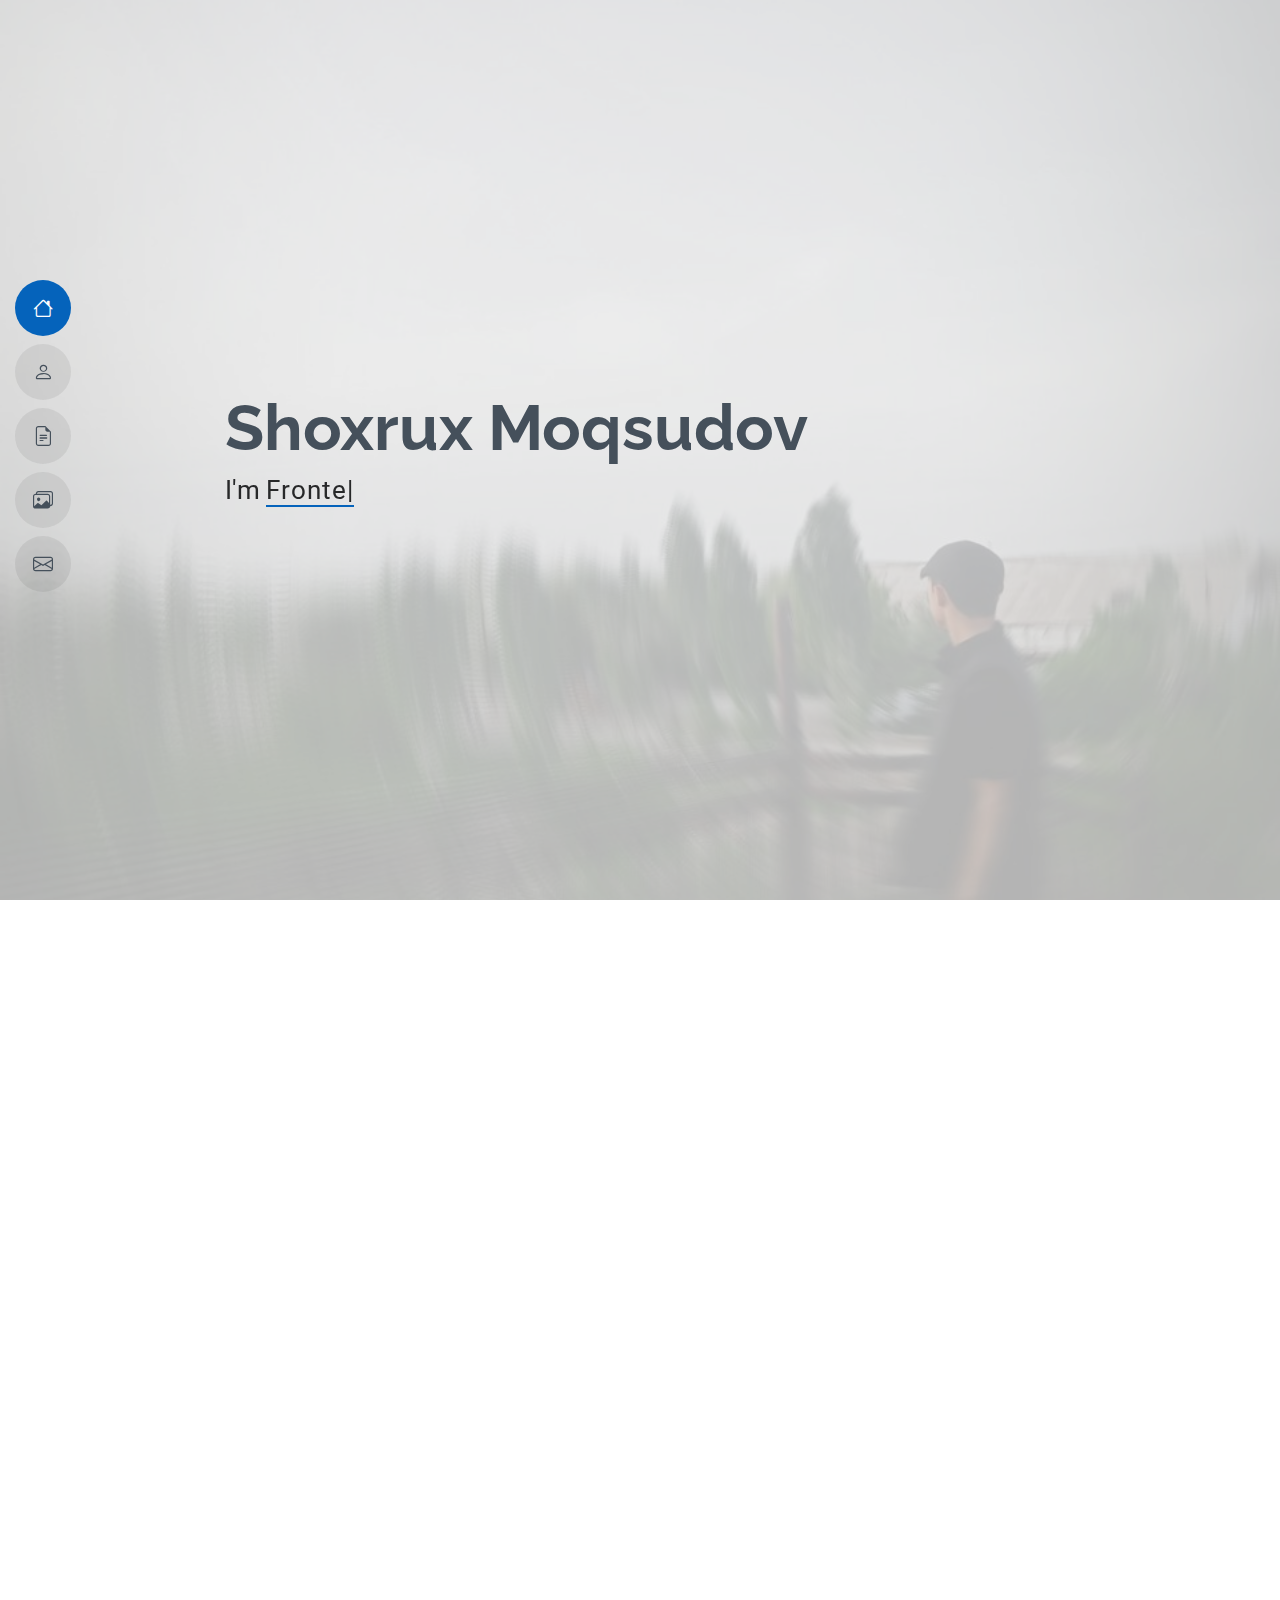
<file: index.html>
<!DOCTYPE html>
<html lang="en">

<head>
  <meta charset="utf-8">
  <meta content="width=device-width, initial-scale=1.0" name="viewport">
  <title>Index - MyResume Bootstrap Template</title>
  <meta content="" name="description">
  <meta content="" name="keywords">

  <!-- Favicons -->
  <link href="assets/img/favicon.png" rel="icon">
  <link href="assets/img/apple-touch-icon.png" rel="apple-touch-icon">

  <!-- Fonts -->
  <link href="https://fonts.googleapis.com" rel="preconnect">
  <link href="https://fonts.gstatic.com" rel="preconnect" crossorigin>
  <link href="https://fonts.googleapis.com/css2?family=Roboto:ital,wght@0,100;0,300;0,400;0,500;0,700;0,900;1,100;1,300;1,400;1,500;1,700;1,900&family=Poppins:ital,wght@0,100;0,200;0,300;0,400;0,500;0,600;0,700;0,800;0,900;1,100;1,200;1,300;1,400;1,500;1,600;1,700;1,800;1,900&family=Raleway:ital,wght@0,100;0,200;0,300;0,400;0,500;0,600;0,700;0,800;0,900;1,100;1,200;1,300;1,400;1,500;1,600;1,700;1,800;1,900&display=swap" rel="stylesheet">

  <!-- Vendor CSS Files -->
  <link href="assets/vendor/bootstrap/css/bootstrap.min.css" rel="stylesheet">
  <link href="assets/vendor/bootstrap-icons/bootstrap-icons.css" rel="stylesheet">
  <link href="assets/vendor/aos/aos.css" rel="stylesheet">
  <link href="assets/vendor/glightbox/css/glightbox.min.css" rel="stylesheet">
  <link href="assets/vendor/swiper/swiper-bundle.min.css" rel="stylesheet">

  <!-- Main CSS File -->
  <link href="assets/css/main.css" rel="stylesheet">

  <!-- =======================================================
  * Template Name: MyResume
  * Template URL: https://bootstrapmade.com/free-html-bootstrap-template-my-resume/
  * Updated: Jun 29 2024 with Bootstrap v5.3.3
  * Author: BootstrapMade.com
  * License: https://bootstrapmade.com/license/
  ======================================================== -->
</head>

<body class="index-page">

  <header id="header" class="header d-flex flex-column justify-content-center">

    <i class="header-toggle d-xl-none bi bi-list"></i>

    <nav id="navmenu" class="navmenu">
      <ul>
        <li><a href="#hero" class="active"><i class="bi bi-house navicon"></i><span>Home</span></a></li>
        <li><a href="#about"><i class="bi bi-person navicon"></i><span>About</span></a></li>
        <li><a href="#resume"><i class="bi bi-file-earmark-text navicon"></i><span>Resume</span></a></li>
        <li><a href="#portfolio"><i class="bi bi-images navicon"></i><span>Portfolio</span></a></li>
        <li><a href="#contact"><i class="bi bi-envelope navicon"></i><span>Contact</span></a></li>
      </ul>
    </nav>

  </header>

  <main class="main">

    <!-- Hero Section -->
    <section id="hero" class="hero section light-background">

      <img src="assets/img/IMG_20230510_184729_473.jpg" alt="">

      <div class="container" data-aos="zoom-out">
        <div class="row justify-content-center">
          <div class="col-lg-9">
            <h2>Shoxrux Moqsudov</h2>
            <p>I'm <span class="typed" data-typed-items="Frontend Developer"></span><span class="typed-cursor typed-cursor--blink" aria-hidden="true"></span></p>
          </div>
        </div>
      </div>

    </section><!-- /Hero Section -->

    <!-- About Section -->
    <section id="about" class="about section">

      <!-- Section Title -->
      <div class="container section-title" data-aos="fade-up">
        <h2>About</h2>
        
      </div><!-- End Section Title -->

      <div class="container" data-aos="fade-up" data-aos-delay="100">

        <div class="row gy-4 justify-content-center">
          <div class="col-lg-4">
            <img src="assets/img/IMG_20230510_184704_171.jpg" class="img-fluid" alt="">
          </div>
          <div class="col-lg-8 content">
            <h2>Fontend Developer</h2>
            <div class="row">
              <div class="col-lg-6">
                <ul>
                  <li><i class="bi bi-chevron-right"></i> <strong>Birthday:</strong> <span>4 january 2005</span></li>
                  <li><i class="bi bi-chevron-right"></i> <strong>Phone:</strong> <span>+998 97 513 04 14</span></li>
                  <li><i class="bi bi-chevron-right"></i> <strong>City:</strong> <span>Xorazm Xonqa</span></li>
                </ul>
              </div>
            
            </div>
            <p class="py-3">
              Frontend dasturchilik bo'yicha o'z ishmni topish va yaxshi maosh olib ishlash 
            </p>
          </div>
        </div>

      </div>

    </section><!-- /About Section -->

    <!-- Stats Section -->
    <section id="stats" class="stats section">

     

    </section><!-- /Stats Section -->

    <!-- Skills Section -->
    <section id="skills" class="skills section">

      <!-- Section Title -->
      <div class="container section-title" data-aos="fade-up">
        <h2>Skills</h2>
      </div><!-- End Section Title -->

      <div class="container" data-aos="fade-up" data-aos-delay="100">

        <div class="row skills-content skills-animation">

          <div class="col-lg-6">

            <div class="progress">
              <span class="skill"><span>HTML</span> <i class="val">100%</i></span>
              <div class="progress-bar-wrap">
                <div class="progress-bar" role="progressbar" aria-valuenow="100" aria-valuemin="0" aria-valuemax="100"></div>
              </div>
            </div><!-- End Skills Item -->

            <div class="progress">
              <span class="skill"><span>CSS</span> <i class="val">90%</i></span>
              <div class="progress-bar-wrap">
                <div class="progress-bar" role="progressbar" aria-valuenow="90" aria-valuemin="0" aria-valuemax="100"></div>
              </div>
            </div><!-- End Skills Item -->

            <div class="progress">
              <span class="skill"><span>JavaScript</span> <i class="val">75%</i></span>
              <div class="progress-bar-wrap">
                <div class="progress-bar" role="progressbar" aria-valuenow="75" aria-valuemin="0" aria-valuemax="100"></div>
              </div>
            </div><!-- End Skills Item -->

          </div>

         

        </div>

      </div>

    </section><!-- /Skills Section -->

    <!-- Resume Section -->
    <section id="resume" class="resume section">

      <!-- Section Title -->
      <div class="container section-title" data-aos="fade-up">
        <h2>Resume</h2>
      </div><!-- End Section Title -->

      <div class="container">

        <div class="row">

          <div class="col-lg-6" data-aos="fade-up" data-aos-delay="100">
            <h3 class="resume-title">Sumary</h3>

            <div class="resume-item pb-0">
              <h4>Shoxrux Moqsudov</h4>
              <p><em>Frontend dasturchilikini to'liq o'rgandim. html css scss javascript hamda react.js haqida bilimim bor </em></p>
              <ul>
                <li>Xorazm viloyati Xonqa tumani</li>
                <li>+998 97 513 04 14</li>
              </ul>
            </div><!-- Edn Resume Item -->

            <h3 class="resume-title">Education</h3>
            <div class="resume-item">
              <h4> Xonqa IT park</h4>
              <p><em>html, css, scss, javascript, react.js</em></p>
        
            </div><!-- Edn Resume Item -->

          

          </div>

          <div class="col-lg-6" data-aos="fade-up" data-aos-delay="200">
            <h3 class="resume-title">Professional Experience</h3>
            <div class="resume-item">
              <h4>Senior Frontend Developer</h4>
              <h5>2023 - Present</h5>
              <ul>
                <li>Yaxshi ishlab oilamni boqish</li>
                <li>Kelajakda yaxshi dasturchi bo'lish</li>
                <li>Kamchiliklarmni to'g'rlab o'z ustimda ishlash</li>
              </ul>
            </div><!-- Edn Resume Item -->

          

          </div>

        </div>

      </div>

    </section><!-- /Resume Section -->

    <!-- Portfolio Section -->
    <section id="portfolio" class="portfolio section">

      <!-- Section Title -->
      <div class="container section-title" data-aos="fade-up">
        <h2>Portfolio</h2>
      
      </div><!-- End Section Title -->

      <div class="container">

        <div class="isotope-layout" data-default-filter="*" data-layout="masonry" data-sort="original-order">

          <ul class="portfolio-filters isotope-filters" data-aos="fade-up" data-aos-delay="100">
            <li data-filter="*" class="filter-active">All</li>
          </ul><!-- End Portfolio Filters -->

          <div class="row gy-4 isotope-container" data-aos="fade-up" data-aos-delay="200">

           

            <div class="col-lg-4 col-md-6 portfolio-item isotope-item filter-product">
              <img src="assets/img/Screenshot_20240717_173529_Microsoft 365 (Office).jpg" class="img-fluid" alt="">
              <div class="portfolio-info">
                <h4>Product</h4>
                <p>Lorem ipsum, dolor sit</p>
                <a href="assets/shoxrux0504-nav/index.html" title="More Details" class="details-link"><i class="bi bi-link-45deg"></i></a>
              </div>
            </div><!-- End Portfolio Item -->

          

            <div class="col-lg-4 col-md-6 portfolio-item isotope-item filter-app">
              <img src="assets/img/Screenshot_20240717_173458_Microsoft 365 (Office).jpg" class="img-fluid" alt="">
              <div class="portfolio-info">
                <h4>Vue Cinema</h4>
                <p>Lorem ipsum, dolor sit</p>
                <a href="assets/vue cinema/vue cinema/index.html" title="More Details" class="details-link"><i class="bi bi-link-45deg"></i></a>
              </div>
            </div><!-- End Portfolio Item -->

         

           


            <div class="col-lg-4 col-md-6 portfolio-item isotope-item filter-product">
              <img src="assets/img/Screenshot_20240717_173405_Samsung Notes.jpg" class="img-fluid" alt="">
              <div class="portfolio-info">
                <h4>Burger</h4>
                <p>Lorem ipsum, dolor sit</p>
              
                <a href="assets/FAST FOOD - Nusxa ko‘chirmoq/index.html" title="More Details" class="details-link"><i class="bi bi-link-45deg"></i></a>
              </div>
            </div><!-- End Portfolio Item -->


        </div>

      </div>

    </section><!-- /Portfolio Section -->

 

    <!-- Testimonials Section -->
 

    <!-- Contact Section -->
    <section id="contact" class="contact section">

      <!-- Section Title -->
      <div class="container section-title" data-aos="fade-up">
        <h2>Contact</h2>
      </div><!-- End Section Title -->

      <div class="container" data-aos="fade" data-aos-delay="100">

        <div class="row gy-4">

          <div class="col-lg-4">
            <div class="info-item d-flex" data-aos="fade-up" data-aos-delay="200">
              <i class="bi bi-geo-alt flex-shrink-0"></i>
              <div>
                <h3>Address</h3>
                <p>Xorazm viloyati Xonqa tumani</p>
              </div>
            </div><!-- End Info Item -->

            <div class="info-item d-flex" data-aos="fade-up" data-aos-delay="300">
              <i class="bi bi-telephone flex-shrink-0"></i>
              <div>
                <h3>Call</h3>
                <p>+998 97 513 04 14</p>
              </div>
            </div><!-- End Info Item -->

            <div class="info-item d-flex" data-aos="fade-up" data-aos-delay="400">
              <i class="bi bi-envelope flex-shrink-0"></i>
              <div>
                <h3>Email</h3>
                <p>moqsudovshoxrux@gmail.com</p>
              </div>
            </div><!-- End Info Item -->

          </div>

          <div class="col-lg-8">
            <form action="forms/contact.php" method="post" class="php-email-form" data-aos="fade-up" data-aos-delay="200">
              <div class="row gy-4">

                <div class="col-md-6">
                  <input type="text" name="name" class="form-control" placeholder="Your Name" required="">
                </div>

                <div class="col-md-6 ">
                  <input type="email" class="form-control" name="email" placeholder="Your Email" required="">
                </div>

                <div class="col-md-12">
                  <input type="text" class="form-control" name="subject" placeholder="Subject" required="">
                </div>

                <div class="col-md-12">
                  <textarea class="form-control" name="message" rows="6" placeholder="Message" required=""></textarea>
                </div>

                <div class="col-md-12 text-center">
                  <div class="loading">Loading</div>
                  <div class="error-message"></div>
                  <div class="sent-message">Your message has been sent. Thank you!</div>

                  <button type="submit">Send Message</button>
                </div>

              </div>
            </form>
          </div><!-- End Contact Form -->

        </div>

      </div>

    </section><!-- /Contact Section -->

  </main>

 

  <!-- Scroll Top -->
  <a href="#" id="scroll-top" class="scroll-top d-flex align-items-center justify-content-center"><i class="bi bi-arrow-up-short"></i></a>

  <!-- Preloader -->
  <div id="preloader"></div>

  <!-- Vendor JS Files -->
  <script src="assets/vendor/bootstrap/js/bootstrap.bundle.min.js"></script>
  <script src="assets/vendor/php-email-form/validate.js"></script>
  <script src="assets/vendor/aos/aos.js"></script>
  <script src="assets/vendor/typed.js/typed.umd.js"></script>
  <script src="assets/vendor/purecounter/purecounter_vanilla.js"></script>
  <script src="assets/vendor/waypoints/noframework.waypoints.js"></script>
  <script src="assets/vendor/glightbox/js/glightbox.min.js"></script>
  <script src="assets/vendor/imagesloaded/imagesloaded.pkgd.min.js"></script>
  <script src="assets/vendor/isotope-layout/isotope.pkgd.min.js"></script>
  <script src="assets/vendor/swiper/swiper-bundle.min.js"></script>

  <!-- Main JS File -->
  <script src="assets/js/main.js"></script>

</body>

</html>
</file>
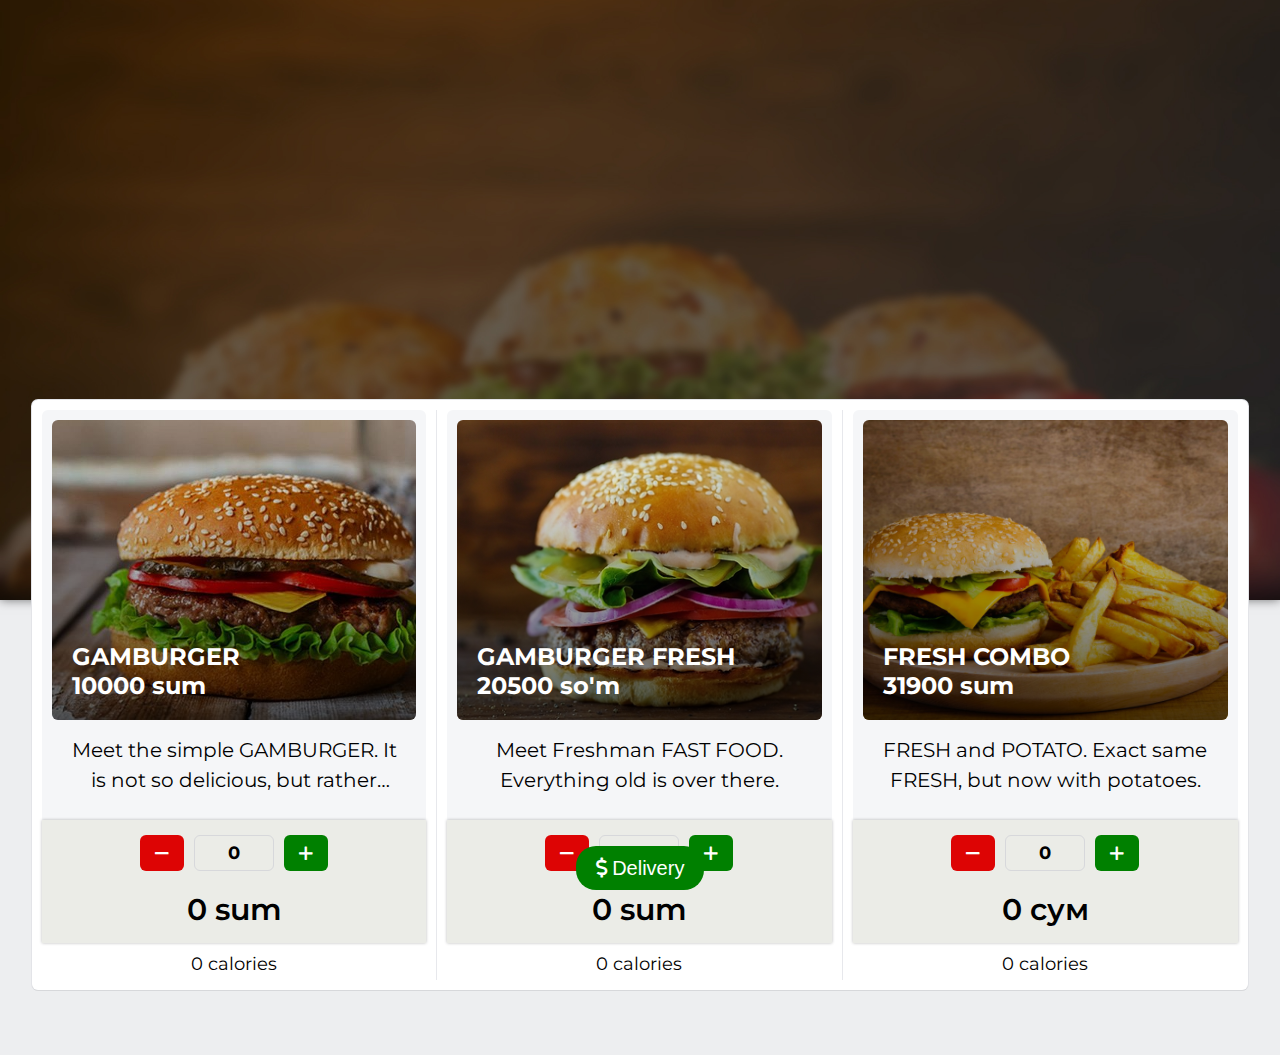
<file: assets/FAST FOOD - Nusxa ko‘chirmoq/index.html>
<!DOCTYPE html>
<html lang="uz">

<head>
    <meta charset="UTF-8">
    <meta name="viewport" content="width=device-width, initial-scale=1.0">
    <meta http-equiv="X-UA-Compatible" content="ie=edge">
    <title>FOOD100</title>
    <link href="https://fonts.googleapis.com/css?family=Montserrat:400,700&display=swap" rel="stylesheet">
    <link rel="stylesheet" href="style/fonts.css">
    <link rel="stylesheet" href="style/icons.css">
    <link rel="stylesheet" href="style/style.css">
    <link rel="icon" href="images/product2.jpg">
</head>

<body>
    <form>
        <header class="header">
            <h1 class="header__title"></h1>
            <p class="header__descr"></p>
            <div class="header__timer">
                <span class="header__timer-extra"></span> 
            </div>
            <!-- 
                 Uy-ishi:
                 Rekursiya orqali animatsiyalangan logotip qilish. 0 dan 100gacha raqamlar. Undan tashqari raqamlar 50 dan keyin almashishi sekinlashishi kerak.
            -->

        </header>
        <main class="main">
            <!-- Burger 1 -->
            <section class="main__product" id="plainBurger">
                <div class="main__product-preview">
                    <div class="main__product-info">
                        <img src="images/product2.jpg" alt="" class="main__product-img">
                        <h2 class="main__product-title">GAMBURGER
                            <span class="main__product-many">10000 sum</span>
                        </h2>
                    </div>
                    <p class="main__product-descr">
                        Meet the simple GAMBURGER. It is not so delicious, but rather cheap!
                    </p>
                </div>
                <div class="main__product-extra">
                    <div class="main__product-number">

                        <!-- Miqdorga qo'shilish -->

                        <a class="main__product-btn fa-reg minus" data-symbol="-"></a>
                        <!-- Minus knopkasi -->

                        <output class="main__product-num">0</output>
                        <!-- Miqdor -->

                        <a class="main__product-btn fa-reg plus" data-symbol="+"></a>
                        <!-- Plus knopkasi -->

                    </div>
                    <div class="main__product-price"><span>0</span> sum</div> <!-- umumiy narx -->
                </div>

                <div class="main__product-kcall"><span>0</span> calories</div> <!-- Kaloriylar summasi -->

            </section>
            <section class="main__product" id="freshBurger">
                <div class="main__product-preview">
                    <div class="main__product-info">
                        <img src="images/product1.jpg" alt="" class="main__product-img">
                        <h2 class="main__product-title">GAMBURGER FRESH <span class="main__product-many">20500
                                so'm</span></h2>

                    </div>
                    <p class="main__product-descr">
                        Meet Freshman FAST FOOD. Everything old is over there.
                    </p>
                </div>
                <div class="main__product-extra">
                    <div class="main__product-number">

                        <!-- Miqdorga qo'shilish -->

                        <a class="main__product-btn fa-reg minus" data-symbol="-"></a>
                        <!-- Minus knopkasi -->

                        <output class="main__product-num">0</output>
                        <!-- Miqdorga qo'shilish -->

                        <a class="main__product-btn fa-reg plus" data-symbol="+"></a>
                        <!-- Plus knopkasi -->

                    </div>
                    <div class="main__product-price"><span>0</span> sum</div> <!-- Umumiy miqdor -->
                </div>

                <div class="main__product-kcall"><span>0</span> calories</div> <!-- kaloriylar summasi -->

            </section>
            <section class="main__product" id="freshCombo">
                <div class="main__product-preview">
                    <div class="main__product-info">
                        <img src="images/product3.jpg" alt="" class="main__product-img">
                        <h2 class="main__product-title">FRESH COMBO <span class="main__product-many">31900 sum</span>
                        </h2>

                    </div>
                    <p class="main__product-descr">
                        FRESH and POTATO. Exact same FRESH, but now with potatoes.
                    </p>
                </div>
                <div class="main__product-extra">
                    <div class="main__product-number">

                        <!-- Miqdorga qo'shilish -->

                        <a class="main__product-btn fa-reg minus" data-symbol="-"></a>
                        <!-- Minus knopkasi -->

                        <output class="main__product-num">0</output>
                        <!-- Miqdorga qo'shilish -->

                        <a class="main__product-btn fa-reg plus" data-symbol="+"></a>
                        <!-- Plus knopkasi -->

                    </div>
                    <div class="main__product-price"><span>0</span> сум</div> <!-- Umumiy miqdor -->
                </div>

                <div class="main__product-kcall"><span>0</span> calories</div> <!-- kaloriylar summasi -->

            </section>
        </main>
        <div class="button">
            <!-- zakaz knopkasi -->
            <button class="addCart" type="reset">
                <span class="fa-reg cart"></span> Delivery
            </button>
        </div>
    </form>
    <div class="receipt active">
        <!-- chek -->
        <div class="receipt__window">
            <h2 class="receipt__window-title">FOOD100 LVL</h2>

            <!-- Chekga informatsiya chiqishi  -->
            <div class="receipt__window-out"></div>

            <button class="receipt__window-btn">Pay</button> <!-- bosilganda sahifa yengilanadi -->
        </div>
    </div>

    <div class="view">
        <button class="view__close">
            <span class="fa-reg close"></span>
        </button>
        <img src="images/product1.jpg" alt="">
        <!-- <img src="images/product3.jpg" alt="" class="main__product-img"> -->
    </div>

    <!-- 
        Uy-ishi
        .main__product-info ga bosilganda .active klasi orqali .view bloki paydo boladi.

        .main__product-info src atributidan img danniylari olinib, setAttribute yordamida .view blokiga rasm joylanadi.
        
        X bosilganda esa .view yopiladi
    -->
    <script src="script.js"></script>
</body>

</html>
</file>
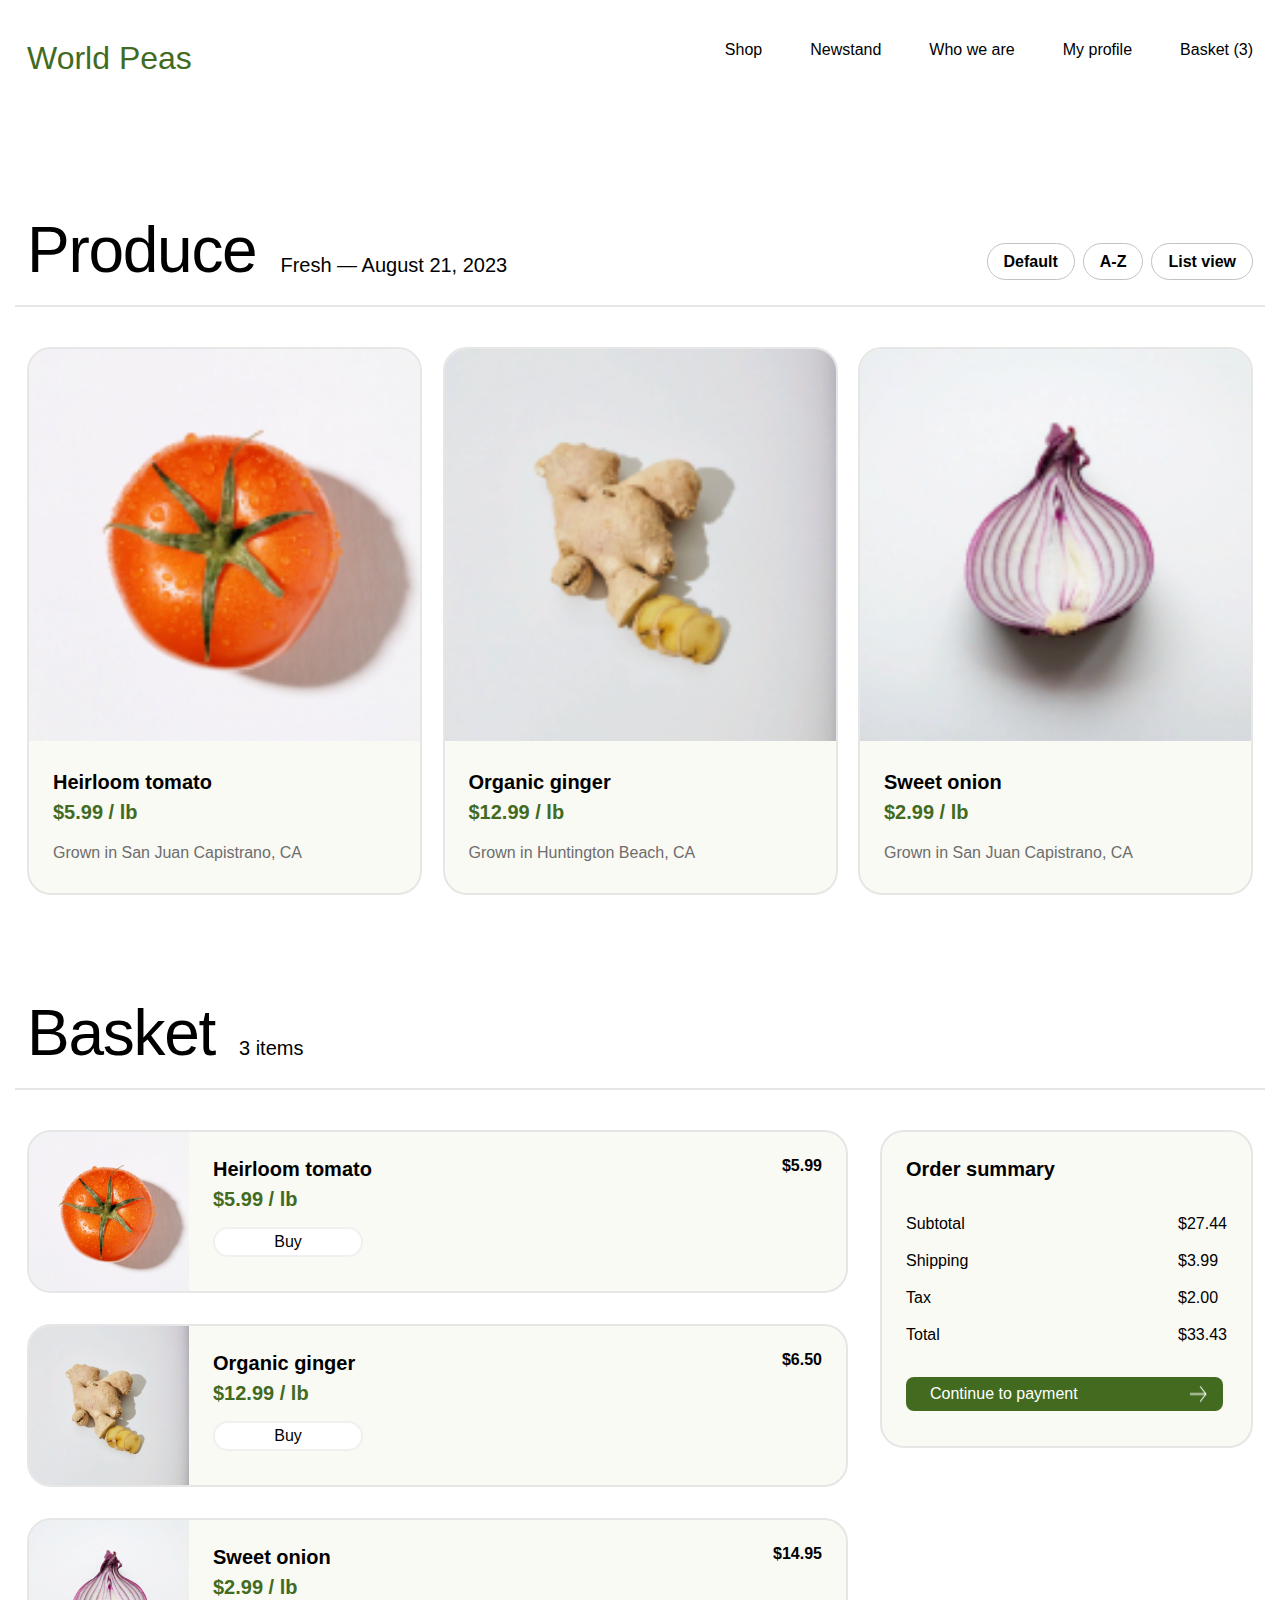
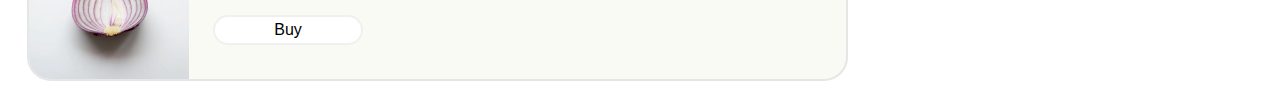
<file: assets/shoxrux0504-nav/index.html>
<!DOCTYPE html>
<html lang="en">
<head>
    <meta charset="UTF-8">
    <meta name="viewport" content="width=device-width, initial-scale=1.0">
    <link rel="stylesheet" href="all.min css.css">
    <link rel="stylesheet" href="style.css">
    <title>Document</title>
</head>
<body>
    <!-- =========================== header start ==================== -->
    <header class="header">
        <nav class="header__nav">
            <div class="container nav__container">
                <p class="header__txt">World Peas</p>
                <ul class="header__list">
                    <li class="header__item">
                        <a href="#" class="header__link">Shop</a>
                    </li>
                    <li class="header__item">
                        <a href="#" class="header__link">Newstand</a>
                    </li>
                    <li class="header__item">
                        <a href="#" class="header__link">Who we are</a>
                    </li>
                    <li class="header__item">
                        <a href="#" class="header__link">My profile</a>
                    </li>
                    <li class="header__item">
                        <a href="#" class="header__link">Basket (3)</a>
                    </li>
                </ul>
            </div>
        </nav>
    </header>
    <!-- ========================== main start ===================== -->
    <main>
        <!-- ======================= produce start ================= -->
        <section class="produce">
            <div class="container produce__container">
                <div class="produce__call">
                    <p class="produce__text">Produce</p>
                    <p class="produce__txt">Fresh  —  August 21, 2023</p>
                </div>
                <div class="produce__social">
                    <ul class="produce_list">
                        <li class="produce__item">
                            <a href="#" class="produce__link">Default</a>
                        </li>
                        <li class="produce__item">
                            <a href="#" class="produce__link">A-Z</a>
                        </li>
                        <li class="produce__item">
                            <a href="#" class="produce__link">List view</a>
                        </li>
                    </ul>
                </div>
            </div>
        </section>
        <!-- ======================= shop start ==================== -->
        <section class="shop">
            <div class="container">
                <div class="shop__cards">
                    <div class="shop__card">
                        <img src="rasm/pomidor.png" alt="" class="shop__img">
                        <div class="shop__content">
                            <h3 class="shop__title">Heirloom tomato</h3>
                            <p class="shop__sum">$5.99 / lb</p>
                            <p class="shop__txt">Grown in San Juan Capistrano, CA</p>
                        </div>
                    </div>
                    <div class="shop__card">
                        <img src="rasm/noonbrew-ziCb4_EKmak-unsplash.png" alt="" class="shop__img">
                        <div class="shop__content">
                            <h3 class="shop__title">Organic ginger</h3>
                            <p class="shop__sum">$12.99 / lb</p>
                            <p class="shop__txt">Grown in Huntington Beach, CA</p>
                        </div>
                    </div>
                    <div class="shop__card">
                        <img src="rasm/piyoz.png" alt="" class="shop__img">
                        <div class="shop__content">
                            <h3 class="shop__title">Sweet onion</h3>
                            <p class="shop__sum">$2.99 / lb</p>
                            <p class="shop__txt">Grown in San Juan Capistrano, CA</p>
                        </div>
                    </div>
                </div>
            </div>
        </section>
        <!--  ======================= basket start ================= -->
        <section class="basket">
            <div class="container basket__container">
                <div class="basket__call">
                    <p class="basket__text">Basket</p>
                    <p class="basket__txt">3 items</p>
                </div>
            </div>
        </section>
        <!-- =========================  order start ========================= -->
        <section class="order">
            <div class="container order__container">
                <div class="order__cards">
                    <div class="order__card">
                        <img src="rasm/pomidor.png" alt="" class="order__img">
                        <div class="order__content">
                            <h3 class="order__title">Heirloom tomato</h3>
                            <p class="order__sum">$5.99 / lb</p>
                            <button class="order__btn">Buy</button>
                        </div>
                        <p class="order__txt">$5.99</p>
                    </div>
                    <div class="order__card">
                        <img src="rasm/noonbrew-ziCb4_EKmak-unsplash.png" alt="" class="order__img">
                        <div class="order__content">
                            <h3 class="order__title">Organic ginger</h3>
                            <p class="order__sum">$12.99 / lb</p>
                            <button class="order__btn">Buy</button>
                        </div>
                        <p class="order__txt">$6.50</p>
                    </div>
                    <div class="order__card">
                        <img src="rasm/piyoz.png" alt="" class="order__img">
                        <div class="order__content">
                            <h3 class="order__title">Sweet onion</h3>
                            <p class="order__sum">$2.99 / lb</p>
                            <button class="order__btn">Buy</button>
                        </div>
                        <p class="order__txt">$14.95</p>
                    </div>
                </div>
                <div class="order__desc">
                    <h3 class="order__desc-title">Order summary</h3>
                    <div class="order__desc-support">
                        <ul class="order__desc-list">
                            <li class="order__desc-item">
                                <a href="#" class="order__desc-link">Subtotal</a>
                            </li>
                            <li class="order__desc-item">
                                <a href="#" class="order__desc-link">Shipping</a>
                            </li>
                            <li class="order__desc-item">
                                <a href="#" class="order__desc-link">Tax</a>
                            </li>
                            <li class="order__desc-item">
                                <a href="#" class="order__desc-link">Total</a>
                            </li>
                        </ul>
                        <ul class="order__desc-list">
                            <li class="order__desc-item">
                                <a href="#" class="order__desc-link">$27.44</a>
                            </li>
                            <li class="order__desc-item">
                                <a href="#" class="order__desc-link">$3.99</a>
                            </li>
                            <li class="order__desc-item">
                                <a href="#" class="order__desc-link">$2.00</a>
                            </li>
                            <li class="order__desc-item">
                                <a href="#" class="order__desc-link">$33.43</a>
                            </li>
                        </ul>
                    </div>
                    <button class="order__desc-btn">Continue to payment <img src="rasm/Vector 88.png" alt=""></button>
                </div>
            </div>
        </section>
    </main>
</body>
</html>
</file>
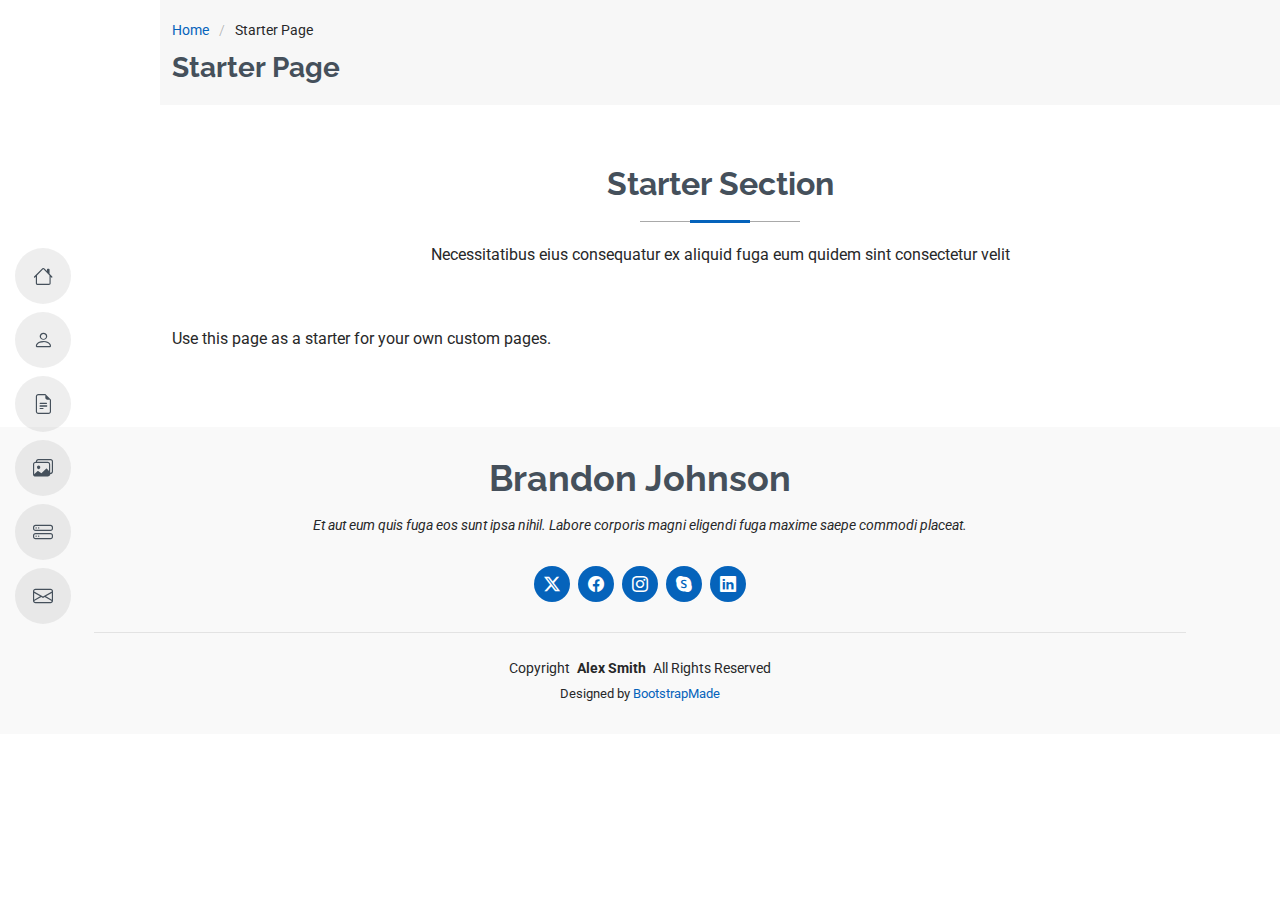
<file: starter-page.html>
<!DOCTYPE html>
<html lang="en">

<head>
  <meta charset="utf-8">
  <meta content="width=device-width, initial-scale=1.0" name="viewport">
  <title>Starter Page - MyResume Bootstrap Template</title>
  <meta content="" name="description">
  <meta content="" name="keywords">

  <!-- Favicons -->
  <link href="assets/img/favicon.png" rel="icon">
  <link href="assets/img/apple-touch-icon.png" rel="apple-touch-icon">

  <!-- Fonts -->
  <link href="https://fonts.googleapis.com" rel="preconnect">
  <link href="https://fonts.gstatic.com" rel="preconnect" crossorigin>
  <link href="https://fonts.googleapis.com/css2?family=Roboto:ital,wght@0,100;0,300;0,400;0,500;0,700;0,900;1,100;1,300;1,400;1,500;1,700;1,900&family=Poppins:ital,wght@0,100;0,200;0,300;0,400;0,500;0,600;0,700;0,800;0,900;1,100;1,200;1,300;1,400;1,500;1,600;1,700;1,800;1,900&family=Raleway:ital,wght@0,100;0,200;0,300;0,400;0,500;0,600;0,700;0,800;0,900;1,100;1,200;1,300;1,400;1,500;1,600;1,700;1,800;1,900&display=swap" rel="stylesheet">

  <!-- Vendor CSS Files -->
  <link href="assets/vendor/bootstrap/css/bootstrap.min.css" rel="stylesheet">
  <link href="assets/vendor/bootstrap-icons/bootstrap-icons.css" rel="stylesheet">
  <link href="assets/vendor/aos/aos.css" rel="stylesheet">
  <link href="assets/vendor/glightbox/css/glightbox.min.css" rel="stylesheet">
  <link href="assets/vendor/swiper/swiper-bundle.min.css" rel="stylesheet">

  <!-- Main CSS File -->
  <link href="assets/css/main.css" rel="stylesheet">

  <!-- =======================================================
  * Template Name: MyResume
  * Template URL: https://bootstrapmade.com/free-html-bootstrap-template-my-resume/
  * Updated: Jun 29 2024 with Bootstrap v5.3.3
  * Author: BootstrapMade.com
  * License: https://bootstrapmade.com/license/
  ======================================================== -->
</head>

<body class="starter-page-page">

  <header id="header" class="header d-flex flex-column justify-content-center">

    <i class="header-toggle d-xl-none bi bi-list"></i>

    <nav id="navmenu" class="navmenu">
      <ul>
        <li><a href="#hero"><i class="bi bi-house navicon"></i><span>Home</span></a></li>
        <li><a href="#about"><i class="bi bi-person navicon"></i><span>About</span></a></li>
        <li><a href="#resume"><i class="bi bi-file-earmark-text navicon"></i><span>Resume</span></a></li>
        <li><a href="#portfolio"><i class="bi bi-images navicon"></i><span>Portfolio</span></a></li>
        <li><a href="#services"><i class="bi bi-hdd-stack navicon"></i><span>Services</span></a></li>
        <li><a href="#contact"><i class="bi bi-envelope navicon"></i><span>Contact</span></a></li>
      </ul>
    </nav>

  </header>

  <main class="main">

    <!-- Page Title -->
    <div class="page-title" data-aos="fade">
      <div class="container">
        <nav class="breadcrumbs">
          <ol>
            <li><a href="index.html">Home</a></li>
            <li class="current">Starter Page</li>
          </ol>
        </nav>
        <h1>Starter Page</h1>
      </div>
    </div><!-- End Page Title -->

    <!-- Starter Section Section -->
    <section id="starter-section" class="starter-section section">

      <!-- Section Title -->
      <div class="container section-title" data-aos="fade-up">
        <h2>Starter Section</h2>
        <p>Necessitatibus eius consequatur ex aliquid fuga eum quidem sint consectetur velit</p>
      </div><!-- End Section Title -->

      <div class="container" data-aos="fade-up">
        <p>Use this page as a starter for your own custom pages.</p>
      </div>

    </section><!-- /Starter Section Section -->

  </main>

  <footer id="footer" class="footer position-relative light-background">
    <div class="container">
      <h3 class="sitename">Brandon Johnson</h3>
      <p>Et aut eum quis fuga eos sunt ipsa nihil. Labore corporis magni eligendi fuga maxime saepe commodi placeat.</p>
      <div class="social-links d-flex justify-content-center">
        <a href=""><i class="bi bi-twitter-x"></i></a>
        <a href=""><i class="bi bi-facebook"></i></a>
        <a href=""><i class="bi bi-instagram"></i></a>
        <a href=""><i class="bi bi-skype"></i></a>
        <a href=""><i class="bi bi-linkedin"></i></a>
      </div>
      <div class="container">
        <div class="copyright">
          <span>Copyright</span> <strong class="px-1 sitename">Alex Smith</strong> <span>All Rights Reserved</span>
        </div>
        <div class="credits">
          <!-- All the links in the footer should remain intact. -->
          <!-- You can delete the links only if you've purchased the pro version. -->
          <!-- Licensing information: https://bootstrapmade.com/license/ -->
          <!-- Purchase the pro version with working PHP/AJAX contact form: [buy-url] -->
          Designed by <a href="https://bootstrapmade.com/">BootstrapMade</a>
        </div>
      </div>
    </div>
  </footer>

  <!-- Scroll Top -->
  <a href="#" id="scroll-top" class="scroll-top d-flex align-items-center justify-content-center"><i class="bi bi-arrow-up-short"></i></a>

  <!-- Preloader -->
  <div id="preloader"></div>

  <!-- Vendor JS Files -->
  <script src="assets/vendor/bootstrap/js/bootstrap.bundle.min.js"></script>
  <script src="assets/vendor/php-email-form/validate.js"></script>
  <script src="assets/vendor/aos/aos.js"></script>
  <script src="assets/vendor/typed.js/typed.umd.js"></script>
  <script src="assets/vendor/purecounter/purecounter_vanilla.js"></script>
  <script src="assets/vendor/waypoints/noframework.waypoints.js"></script>
  <script src="assets/vendor/glightbox/js/glightbox.min.js"></script>
  <script src="assets/vendor/imagesloaded/imagesloaded.pkgd.min.js"></script>
  <script src="assets/vendor/isotope-layout/isotope.pkgd.min.js"></script>
  <script src="assets/vendor/swiper/swiper-bundle.min.js"></script>

  <!-- Main JS File -->
  <script src="assets/js/main.js"></script>

</body>

</html>
</file>
<file: assets/FAST FOOD - Nusxa ko‘chirmoq/style/fonts.css>
@font-face {
    font-family: 'FA Regular';
    src: url(../fonts/fa-regular-400.ttf);
}
@font-face {
    font-family: 'FA light';
    src: url(../fonts/fa-light-300.ttf);
}
</file>
<file: assets/FAST FOOD - Nusxa ko‘chirmoq/style/icons.css>
:root {
    --regular: 'FA Regular';
    --light: 'FA light';
}
.fa-reg {
    font-family: var(--regular);
}
.fa-light {
    font-family: var(--light);
}
.fa-reg.plus::before {
    content: '\f067';
}
.fa-reg.minus::before {
    content: '\f068';
}
.fa-reg.search-plus::before {
    content: '\f00e';
}
.fa-reg.cart::before {
    content: '\f07a';
}
.fa-reg.cart::before {
    content: '\f155';
}
.fa-reg.close::before {
    content: '\f00d';
}
</file>
<file: assets/FAST FOOD - Nusxa ko‘chirmoq/style/style.css>
* {
    margin: 0;
    padding: 0;
    box-sizing: border-box;
    list-style: none;
}
body {
    font-family: 'Montserrat', Arial, Helvetica, sans-serif;
    background: #edeef0;
}
a {
    text-decoration: none;
}
.header {
    width: 100%;
    min-height: 600px;
    background: url(../images/burger.jpg) no-repeat center center /cover;
    display: flex;
    flex-direction: column;
    align-items: center;
    justify-content: center;
    box-shadow: 0 -50px 50px -50px #000000 inset, 0 0 10px 0 rgba(0, 0, 0, 0.52);
}
.header__title {
    font-size: 60px;
    text-transform: uppercase;
    color: rgba(255, 255, 255, 0.698);
}
.header__descr {
    font-size: 25px;
    color: #fff;
}
.main {
    width: 80%;
    padding: 10px 0;
    background: #fff;
    margin: -200px auto 65px;
    border-radius: 6px;
    box-shadow: 0 1px 0 0 #d7d8db, 0 0 0 1px #e3e4e8;
    display: flex;
    flex-wrap: wrap;
}
.main__product {
    width: calc(100% / 3);
    display: flex;
    flex-direction: column;
    padding: 0 10px;
    border-right: 1px solid #e7e8ec;
}
.main__product:last-of-type {
    border: none;
}
.main__product-info {
    position: relative;
    width: 100%;
    height: 300px;
    border-radius: 6px;
    overflow: hidden;
    user-select: none;
}
.main__product-img {
    width: 100%;
    height: 100%;
    object-fit: cover;
}
.main__product-title {
    width: 100%;
    height: 100%;
    background: linear-gradient(to top, rgba(0, 0, 0, 0.637), transparent);
    color: #fff;
    padding: 20px;
    display: flex;
    flex-direction: column;
    justify-content: flex-end;
    position: absolute;
    top: 0;
    opacity: 1;
    transition: 0.5s;
}
.main__product-zoom {
    width: 100%;
    height: 100%;
    background: rgba(0, 0, 0, 0.637);
    color: #fff;
    position: absolute;
    top: 0;
    display: flex;
    align-items: center;
    justify-content: center;
    font-size: 60px;
    opacity: 0;
    transition: .5s;
    cursor: pointer;
}
.main__product-info:hover .main__product-zoom {
    opacity: 1;
}
.main__product-info:hover .main__product-title {
    opacity: 0;
}
.main__product-descr {
    margin: 15px;
    font-size: 20px;
    line-height: 1.5;
    text-align: center;
    white-space: normal;
    text-overflow: ellipsis;
    overflow: hidden;
    -webkit-line-clamp: 2;
    -webkit-box-orient: vertical;
    display: -webkit-box;
}
.main__product-preview {
    padding: 10px;
    background: #f5f6f8;
    border-top-right-radius: 6px;
    border-top-left-radius: 6px;
}
.main__product-extra {
    display: flex;
    flex-direction: column;
    background: #ebece7;
    box-shadow: 0 0 3px 0 rgba(0, 0, 0, 0.274);
    padding: 15px;
    user-select: none;
}
.main__product-number {
    display: flex;
    justify-content: center;
}
.main__product-btn {
    padding: 5px 15px;
    background: #008000; 
    color: #fff;
    border: none;
    border-radius: 6px;
    cursor: pointer;
    font-size: 18px;
    display: flex;
    justify-content: center;
    align-items: center;
}

.main__product-btn.minus {
    background: #dd0404;
}
.main__product-btn:disabled {
    background: #a3a2a2;
    cursor: default;
}
.main__product-num {
    margin: 0 10px;
    width: 80px;
    border: 1px solid #d7d8db;
    font-size: 18px;
    font-weight: 700;
    text-align: center;
    border-radius: 6px;
    padding: 6px;
}
.main__product-num:focus {
    outline: none;
}
.main__product-price {
    text-align: center;
    font-size: 30px;
    font-weight: 600;
    margin-top: 20px;
}
.main__product-add {
    background: #008000;
    color: #fff;
    width: max-content;
    margin: auto;
    padding: 10px 10px;
    margin-top: 10px;
    border: none;
    font-size: 18px;
    text-transform: uppercase;
    border-radius: 6px;
    line-height: 1;
    cursor: pointer;
}
.main__product-add:disabled {
    cursor: default;
    background: #a3a2a2;
}
.main__product-checkbox {
    position: absolute;
    width: 0;
    height: 0;
}
.main__product-label {
    display: flex;
    align-items: center;
    cursor: pointer;
    user-select: none;
    font-size: 18px;
    padding: 5px;
}
.main__product-extraProduct {
    display: flex;
    flex-wrap: wrap;
    justify-content: center;
    margin-top: 10px;
}
.main__product-check {
    border: 1px solid #201f1f;
    width: 24px;
    height: 24px;
    display: block;
    font-family: 'FA Regular';
    display: flex;
    align-items: center;
    justify-content: center;
    margin-right: 5px;
    transition: 0.2s;
}
.main__product-check::before {
    content: '\f00c';
    font-size: 20px;
    transform: scale(0);
    transition: 0.2s;
    color: #008000;
}
.main__product-checkbox:checked ~ .main__product-check::before {
    transform: scale(1);
}
.main__product-checkbox:checked ~ .main__product-check {
    border-color: #008000;
}
.main__product-kcall {
    text-align: center;
    font-size: 18px;
    margin: 10px 0 5px;
}
.header__cart {
    color: #fff;
    font-size: 25px;
    position: absolute;
    top: 30px;
    right: 30px;
}
.header__timer {
    font-size: 50px;
    top: 20px;
    position: absolute;
    color: #fff;
}
.button {
    position: fixed;
    bottom: 0;
    left: 0;
    width: 100%;
    padding: 10px 0;
    display: flex;
    justify-content: center;
}
.addCart {
    padding: 10px 20px;
    background: #008000;
    color: #fff;
    font-size: 20px;
    border-radius: 20px;
    border: none;
    cursor: pointer;
}
.receipt {
    width: 100%;
    height: 100vh;
    position: fixed;
    z-index: 999;
    top: 0;
    background: rgba(0, 0, 0, 0.274);
    display: none;
    opacity: 0;
    transition: 0.5s;
    justify-content: center;
    align-items: center;
}
.receipt.active .receipt__window{
    width: 30%;
    min-height: 50%;
    background: #fff;
    border-radius: 6px;
    display: flex;
    flex-direction: column;
    align-items: center;
    transition: 0.5s;
    top: -100%;
    position: absolute;
}
.receipt__window-out {
    flex-grow: 1;
    align-self: stretch;
    padding: 15px;
    white-space: pre-wrap;
}
.receipt__window-btn {
    padding:10px 15px;
    text-transform: uppercase;
    color: #fff;
    background: #008000;
    font-size: 17px;
    border: none;
    border-radius: 6px;
    margin: 10px 0;
    cursor: pointer;
}
.receipt__window-title {
    text-align: center;
    font-size: 25px;
    margin: 10px 0;
}
.view {
    width: 100%;
    height: 100%;
    background: rgba(0, 0, 0, 0.835);
    position: fixed;
    top: 0;
    left: 0;
    display: none;
}
.view.active {
    display: flex;
    flex-wrap: wrap;
    justify-content: center;
    align-items: center;
}
.view__close {
    color: white;
    font-size: 32px;
    background: transparent;
    cursor: pointer;
    border: none;
    position: absolute;
    z-index: 999;
    right: 0;
    top: 0;
    transition: .5s;
    display: flex;
    justify-content: center;
    align-items: center;
    width: 75px;
    height: 75px;
    outline: none;
}
.view__close:hover {
    text-shadow: 0 0 15px white;
}
.view > img {
    display: inline-block;
    vertical-align: middle;
    max-width: 100%;
    max-height: 100%;
    width: auto !important;
    height: auto !important;
}

@media (max-width: 1400px) {
    .main {
        width: 95%;
    }
}
@media (max-width: 1100px) {
    .main__product {
        width: 50%;
        margin-bottom: 20px;
    }
}
@media (max-width: 710px) {
    .main__product {
        width: 100%;
        margin-bottom: 20px;
        border: none;
    }
    .main {
        width: 80%;
    }
}
@media (max-width: 500px) {

    .main {
        width: 95%;
    }
}
</file>
<file: assets/shoxrux0504-nav/style.css>
* {
    margin: 0;
    padding: 0;
    box-sizing: border-box;
}

body {
    font-family: sans-serif;
}

.container {
    max-width: 1250px;
    width: 100%;
    margin: 0 auto;
    padding: 0 12px;
}

ul {
    list-style: none;
}

a {
    text-decoration: none;
}
.header__nav {
    padding: 40px 0;
}
.nav__container {
    display: flex;
    justify-content: space-between;
}
.header__txt {
    font-size: 32px;
    color: #426B1F;
    font-weight: 500;
}
.header__list {
    display: flex;
    column-gap: 48px;
}
.header__link {
    color: #000;
    line-height: 130%;
    transition: 500ms;
}
.header__link:hover {
    background: #426B1F;
    color: #fff;
    border-radius: 8px;
    font-weight: 600;
    padding: 14px 23px;
}
.produce {
    margin-top: 95px;

}
.produce__container {
    display: flex;
    justify-content: space-between;
    border-bottom: 2px solid #E6E6E6;
    padding-bottom: 16px;
}
.produce__call {
    display: flex;
    column-gap: 24px;
}
.produce__text {
    font-size: 64px;
    color: #000;
    line-height: 120%;
    letter-spacing: -1.28px;
}
.produce__txt {
    font-size: 20px;
    font-weight: 500;
    padding-top: 40px;
    color: #000;
    line-height: 130%;
}
.produce_list {
    display: flex;
    column-gap: 8px;
    padding-top: 40px;
}
.produce__link {
    font-weight: 600;
    line-height: 130%;
    font-size: 16px;
    color: #000;
    padding: 9px 16px;
    border-radius: 20px;
    border: 1px solid #C2C2C2;
    transition: 500ms;
}
.produce__link:hover {
    color: #fff;
    background: #426B1F;
}
.shop {
    margin-bottom: 100px;
}
.shop__cards {
    margin-top: 40px;
    display: flex;
    justify-content: space-between;
}
.shop__card {
    max-width: 395px;
    width: 100%;
    border-radius: 24px;
    overflow: hidden;
    border: 2px solid #E6E6E6;
    background: #FAFAF5;
}
.shop__img {
    width: 395px;
}
.shop__content {
    padding-left: 24px;
}
.shop__title {
    font-weight: 600;
    line-height: 130%;
    font-size: 20px;
    margin-top: 24px;
    color: #000;
}
.shop__sum {
    color: #426B1F;
    font-weight: 600;
    line-height: 130%;
    font-size: 20px;
    margin: 4px 0 16px;
}
.shop__txt {
    font-size: 16px;
    line-height: 150%;
    color: #6D6D6D;
    padding-bottom: 28px;
}
.basket {
    margin-bottom: 40px;
}
.basket__container {
    display: flex;
    justify-content: space-between;
    border-bottom: 2px solid #E6E6E6;
    padding-bottom: 16px;
}
.basket__call {
    display: flex;
    column-gap: 24px;
}
.basket__text {
    font-size: 64px;
    color: #000;
    line-height: 120%;
    letter-spacing: -1.28px;
}
.basket__txt {
    font-size: 20px;
    font-weight: 500;
    padding-top: 40px;
    color: #000;
    line-height: 130%;
}
.order__container {
    display: flex;
    column-gap: 32px;
}
.order__card {
    min-width: 821px;
    width: 100%;
    border-radius: 24px;
    border: 2px solid #E6E6E6;
    background: #FAFAF5;
    display: flex;
    overflow: hidden;
    position: relative;
    margin-bottom: 31px;
}
.order__content {
    margin: 24px;
}
.order__title {
    font-weight: 600;
    line-height: 130%;
    font-size: 20px;
    color: #000;
}
.order__sum {
    color: #426B1F;
    font-weight: 600;
    line-height: 130%;
    font-size: 20px;
    margin: 4px 0 15px;
}
.order__txt {
    color: #000;
    font-weight: 600;
    line-height: 130%;
    position: absolute;
    right: 0;
    margin-right: 24px;
    margin-top: 24px;
}
.order__btn {
    border-radius: 20px;
    border: 2px solid rgba(0, 0, 0, 0.06);
    background: #FFF;
    width: 150px;
    height: 30px;
    font-size: 16px;
    cursor: pointer;
}
.order__desc {
    max-width: 395px;
    width: 100%;
    height: 318px;
    border-radius: 24px;
    border: 2px solid #E6E6E6;
    background: #FAFAF5;
    padding: 0 24px;
}
.order__desc-title {
    font-weight: 600;
    line-height: 130%;
    font-size: 20px;
    color: #000;
    padding: 24px 0 32px;
}
.order__desc-support {
    display: flex;
    justify-content: space-between;
}

.order__desc-link {
    line-height: 130%;
    font-size: 16px;
    color: #000;
    margin-bottom: 16px;
    display: block;
}
.order__desc-link:hover{
    font-weight: 600;
}
.order__desc-btn {
    padding: 8px 16px 8px 24px;
    border-radius: 8px;
    background: #426B1F;
    column-gap: 112px;
    display: flex;
    margin-top: 16px;
    border: none;
    color: #FFF;
    font-size: 16px;
}
</file>
<file: assets/css/main.css>
/**
* Template Name: MyResume
* Template URL: https://bootstrapmade.com/free-html-bootstrap-template-my-resume/
* Updated: Jun 29 2024 with Bootstrap v5.3.3
* Author: BootstrapMade.com
* License: https://bootstrapmade.com/license/
*/

/*--------------------------------------------------------------
# Font & Color Variables
# Help: https://bootstrapmade.com/color-system/
--------------------------------------------------------------*/
/* Fonts */
:root {
  --default-font: "Roboto",  system-ui, -apple-system, "Segoe UI", Roboto, "Helvetica Neue", Arial, "Noto Sans", "Liberation Sans", sans-serif, "Apple Color Emoji", "Segoe UI Emoji", "Segoe UI Symbol", "Noto Color Emoji";
  --heading-font: "Raleway",  sans-serif;
  --nav-font: "Poppins",  sans-serif;
}

/* Global Colors - The following color variables are used throughout the website. Updating them here will change the color scheme of the entire website */
:root { 
  --background-color: #ffffff; /* Background color for the entire website, including individual sections */
  --default-color: #272829; /* Default color used for the majority of the text content across the entire website */
  --heading-color: #45505b; /* Color for headings, subheadings and title throughout the website */
  --accent-color: #0563bb; /* Accent color that represents your brand on the website. It's used for buttons, links, and other elements that need to stand out */
  --surface-color: #ffffff; /* The surface color is used as a background of boxed elements within sections, such as cards, icon boxes, or other elements that require a visual separation from the global background. */
  --contrast-color: #ffffff; /* Contrast color for text, ensuring readability against backgrounds of accent, heading, or default colors. */
}

/* Nav Menu Colors - The following color variables are used specifically for the navigation menu. They are separate from the global colors to allow for more customization options */
:root {
  --nav-color: #45505b;  /* The default color of the main navmenu links */
  --nav-hover-color: #0563bb; /* Applied to main navmenu links when they are hovered over or active */
  --nav-mobile-background-color: #ffffff; /* Used as the background color for mobile navigation menu */
  --nav-dropdown-background-color: #ffffff; /* Used as the background color for dropdown items that appear when hovering over primary navigation items */
  --nav-dropdown-color: #212529; /* Used for navigation links of the dropdown items in the navigation menu. */
  --nav-dropdown-hover-color: #0563bb; /* Similar to --nav-hover-color, this color is applied to dropdown navigation links when they are hovered over. */
}

/* Color Presets - These classes override global colors when applied to any section or element, providing reuse of the sam color scheme. */

.light-background {
  --background-color: #f9f9f9;
  --surface-color: #ffffff;
}

.dark-background {
  --background-color: #060606;
  --default-color: #ffffff;
  --heading-color: #ffffff;
  --surface-color: #252525;
  --contrast-color: #ffffff;
}

/* Smooth scroll */
:root {
  scroll-behavior: smooth;
}

/*--------------------------------------------------------------
# General Styling & Shared Classes
--------------------------------------------------------------*/
body {
  color: var(--default-color);
  background-color: var(--background-color);
  font-family: var(--default-font);
}

a {
  color: var(--accent-color);
  text-decoration: none;
  transition: 0.3s;
}

a:hover {
  color: color-mix(in srgb, var(--accent-color), transparent 25%);
  text-decoration: none;
}

h1,
h2,
h3,
h4,
h5,
h6 {
  color: var(--heading-color);
  font-family: var(--heading-font);
}

/* PHP Email Form Messages
------------------------------*/
.php-email-form .error-message {
  display: none;
  background: #df1529;
  color: #ffffff;
  text-align: left;
  padding: 15px;
  margin-bottom: 24px;
  font-weight: 600;
}

.php-email-form .sent-message {
  display: none;
  color: #ffffff;
  background: #059652;
  text-align: center;
  padding: 15px;
  margin-bottom: 24px;
  font-weight: 600;
}

.php-email-form .loading {
  display: none;
  background: var(--surface-color);
  text-align: center;
  padding: 15px;
  margin-bottom: 24px;
}

.php-email-form .loading:before {
  content: "";
  display: inline-block;
  border-radius: 50%;
  width: 24px;
  height: 24px;
  margin: 0 10px -6px 0;
  border: 3px solid var(--accent-color);
  border-top-color: var(--surface-color);
  animation: php-email-form-loading 1s linear infinite;
}

@keyframes php-email-form-loading {
  0% {
    transform: rotate(0deg);
  }

  100% {
    transform: rotate(360deg);
  }
}

/*--------------------------------------------------------------
# Global Header
--------------------------------------------------------------*/
.header {
  color: var(--default-color);
  position: fixed;
  top: 0;
  left: 0;
  bottom: 0;
  padding: 0 15px;
  transition: all ease-in-out 0.3s;
  overflow-y: auto;
  z-index: 997;
  min-width: 200px;
}

@media (max-width: 1199px) {
  .header {
    background-color: var(--background-color);
    border-right: 1px solid color-mix(in srgb, var(--default-color), transparent 90%);
    width: 300px;
    left: -100%;
  }
}

@media (min-width: 1200px) and (max-width: 1600px) {
  .header~main {
    margin-left: 160px;
  }

  .header~main .hero {
    margin-left: -160px;
    width: 100vw;
  }
}

.header.header-show {
  left: 0;
}

.header .header-toggle {
  color: var(--contrast-color);
  background-color: var(--accent-color);
  font-size: 22px;
  display: flex;
  align-items: center;
  justify-content: center;
  width: 40px;
  height: 40px;
  border-radius: 50%;
  cursor: pointer;
  position: fixed;
  top: 15px;
  right: 15px;
  z-index: 9999;
  transition: background-color 0.3s;
}

.header .header-toggle:hover {
  color: var(--contrast-color);
  background-color: color-mix(in srgb, var(--accent-color) 90%, white 15%);
}

/*--------------------------------------------------------------
# Navigation Menu
--------------------------------------------------------------*/
.navmenu {
  padding: 0;
  z-index: 9997;
}

.navmenu ul {
  list-style: none;
  padding: 0 0 20px 0;
  margin: 0;
  width: 140px;
}

.navmenu a,
.navmenu a:focus {
  color: var(--nav-color);
  font-family: var(--nav-font);
  display: flex;
  align-items: center;
  padding: 10px 18px;
  margin-bottom: 8px;
  font-size: 15px;
  border-radius: 50px;
  background: color-mix(in srgb, var(--default-color), transparent 92%);
  height: 56px;
  width: 100%;
  overflow: hidden;
  transition: 0.3s;
}

.navmenu a i,
.navmenu a:focus i {
  font-size: 20px;
}

.navmenu a span,
.navmenu a:focus span {
  padding: 0 5px 0 7px;
}

@media (min-width: 992px) {

  .navmenu a,
  .navmenu a:focus {
    max-width: 56px;
  }

  .navmenu a span,
  .navmenu a:focus span {
    display: none;
  }
}

.navmenu a:hover,
.navmenu .active,
.navmenu .active:focus,
.navmenu li:hover>a {
  color: var(--contrast-color);
  background: var(--nav-hover-color);
}

.navmenu a:hover,
.navmenu li:hover>a {
  max-width: 100%;
  color: var(--contrast-color);
}

.navmenu a:hover span,
.navmenu li:hover>a span {
  display: block;
}

/*--------------------------------------------------------------
# Global Footer
--------------------------------------------------------------*/
.footer {
  color: var(--default-color);
  background-color: var(--background-color);
  font-size: 14px;
  text-align: center;
  padding: 30px 0;
  position: relative;
}

.footer h3 {
  font-size: 36px;
  font-weight: 700;
  position: relative;
  padding: 0;
  margin: 0 0 15px 0;
}

.footer p {
  font-size: 15;
  font-style: italic;
  padding: 0;
  margin: 0 0 30px 0;
}

.footer .social-links {
  margin: 0 0 30px 0;
}

.footer .social-links a {
  font-size: 16px;
  display: flex;
  align-items: center;
  justify-content: center;
  background: var(--accent-color);
  color: var(--contrast-color);
  line-height: 1;
  margin: 0 4px;
  border-radius: 50%;
  text-align: center;
  width: 36px;
  height: 36px;
  transition: 0.3s;
}

.footer .social-links a:hover {
  background: color-mix(in srgb, var(--accent-color), transparent 20%);
  text-decoration: none;
}

.footer .copyright {
  padding-top: 25px;
  border-top: 1px solid color-mix(in srgb, var(--default-color), transparent 90%);
}

.footer .credits {
  font-size: 13px;
  padding-top: 5px;
}

/*--------------------------------------------------------------
# Preloader
--------------------------------------------------------------*/
#preloader {
  position: fixed;
  inset: 0;
  z-index: 999999;
  overflow: hidden;
  background: var(--background-color);
  transition: all 0.6s ease-out;
}

#preloader:before {
  content: "";
  position: fixed;
  top: calc(50% - 30px);
  left: calc(50% - 30px);
  border: 6px solid #ffffff;
  border-color: var(--accent-color) transparent var(--accent-color) transparent;
  border-radius: 50%;
  width: 60px;
  height: 60px;
  animation: animate-preloader 1.5s linear infinite;
}

@keyframes animate-preloader {
  0% {
    transform: rotate(0deg);
  }

  100% {
    transform: rotate(360deg);
  }
}

/*--------------------------------------------------------------
# Scroll Top Button
--------------------------------------------------------------*/
.scroll-top {
  position: fixed;
  visibility: hidden;
  opacity: 0;
  right: 15px;
  bottom: -15px;
  z-index: 99999;
  background-color: var(--accent-color);
  width: 44px;
  height: 44px;
  border-radius: 50px;
  transition: all 0.4s;
}

.scroll-top i {
  font-size: 24px;
  color: var(--contrast-color);
  line-height: 0;
}

.scroll-top:hover {
  background-color: color-mix(in srgb, var(--accent-color), transparent 20%);
  color: var(--contrast-color);
}

.scroll-top.active {
  visibility: visible;
  opacity: 1;
  bottom: 15px;
}

/*--------------------------------------------------------------
# Disable aos animation delay on mobile devices
--------------------------------------------------------------*/
@media screen and (max-width: 768px) {
  [data-aos-delay] {
    transition-delay: 0 !important;
  }
}

/*--------------------------------------------------------------
# Global Page Titles & Breadcrumbs
--------------------------------------------------------------*/
.page-title {
  --background-color: color-mix(in srgb, var(--default-color), transparent 96%);
  color: var(--default-color);
  background-color: var(--background-color);
  padding: 20px 0;
  position: relative;
}

.page-title h1 {
  font-size: 28px;
  font-weight: 700;
  margin: 0;
}

.page-title .breadcrumbs ol {
  display: flex;
  flex-wrap: wrap;
  list-style: none;
  padding: 0 0 10px 0;
  margin: 0;
  font-size: 14px;
  font-weight: 400;
}

.page-title .breadcrumbs ol li+li {
  padding-left: 10px;
}

.page-title .breadcrumbs ol li+li::before {
  content: "/";
  display: inline-block;
  padding-right: 10px;
  color: color-mix(in srgb, var(--default-color), transparent 70%);
}

/*--------------------------------------------------------------
# Global Sections
--------------------------------------------------------------*/
section,
.section {
  color: var(--default-color);
  background-color: var(--background-color);
  padding: 60px 0;
  overflow: clip;
}

/*--------------------------------------------------------------
# Global Section Titles
--------------------------------------------------------------*/
.section-title {
  text-align: center;
  padding-bottom: 60px;
  position: relative;
}

.section-title h2 {
  font-size: 32px;
  font-weight: 700;
  margin-bottom: 20px;
  padding-bottom: 20px;
  position: relative;
}

.section-title h2:before {
  content: "";
  position: absolute;
  display: block;
  width: 160px;
  height: 1px;
  background: color-mix(in srgb, var(--default-color), transparent 60%);
  left: 0;
  right: 0;
  bottom: 1px;
  margin: auto;
}

.section-title h2::after {
  content: "";
  position: absolute;
  display: block;
  width: 60px;
  height: 3px;
  background: var(--accent-color);
  left: 0;
  right: 0;
  bottom: 0;
  margin: auto;
}

.section-title p {
  margin-bottom: 0;
}

/*--------------------------------------------------------------
# Hero Section
--------------------------------------------------------------*/
.hero {
  width: 100%;
  min-height: 100vh;
  position: relative;
  padding: 80px 0;
  display: flex;
  align-items: center;
  justify-content: center;
}

.hero img {
  position: absolute;
  inset: 0;
  display: block;
  width: 100%;
  height: 100%;
  object-fit: cover;
  z-index: 1;
}

.hero:before {
  content: "";
  background: color-mix(in srgb, var(--background-color), transparent 30%);
  position: absolute;
  inset: 0;
  z-index: 2;
}

.hero .container {
  position: relative;
  z-index: 3;
}

.hero h2 {
  margin: 0;
  font-size: 64px;
  font-weight: 700;
}

.hero p {
  margin: 5px 0 0 0;
  font-size: 26px;
}

.hero p span {
  letter-spacing: 1px;
  border-bottom: 2px solid var(--accent-color);
}

.hero .social-links {
  margin-top: 25px;
}

.hero .social-links a {
  font-size: 20px;
  display: inline-block;
  color: color-mix(in srgb, var(--default-color), transparent 30%);
  line-height: 1;
  margin-right: 20px;
  transition: 0.3s;
}

.hero .social-links a:hover {
  color: var(--accent-color);
}

@media (max-width: 768px) {
  .hero h2 {
    font-size: 32px;
  }

  .hero p {
    font-size: 20px;
  }
}

/*--------------------------------------------------------------
# About Section
--------------------------------------------------------------*/
.about .content h2 {
  font-weight: 700;
  font-size: 24px;
}

.about .content ul {
  list-style: none;
  padding: 0;
}

.about .content ul li {
  margin-bottom: 20px;
  display: flex;
  align-items: center;
}

.about .content ul strong {
  margin-right: 10px;
}

.about .content ul i {
  font-size: 16px;
  margin-right: 5px;
  color: var(--accent-color);
  line-height: 0;
}

/*--------------------------------------------------------------
# Stats Section
--------------------------------------------------------------*/
.stats i {
  background-color: var(--accent-color);
  color: var(--contrast-color);
  width: 54px;
  height: 54px;
  font-size: 24px;
  border-radius: 50px;
  display: inline-flex;
  align-items: center;
  justify-content: center;
  position: relative;
  z-index: 1;
}

.stats .stats-item {
  margin-top: 10px;
  width: 100%;
  position: relative;
  text-align: center;
  z-index: 0;
}

.stats .stats-item span {
  font-size: 36px;
  display: block;
  font-weight: 700;
  color: color-mix(in srgb, var(--default-color), transparent 20%);
}

.stats .stats-item p {
  padding: 0;
  margin: 0;
  color: color-mix(in srgb, var(--default-color), transparent 50%);
  font-size: 16px;
}

/*--------------------------------------------------------------
# Skills Section
--------------------------------------------------------------*/
.skills .progress {
  height: 60px;
  display: block;
  background: none;
  border-radius: 0;
}

.skills .progress .skill {
  color: var(--heading-color);
  padding: 0;
  margin: 0 0 6px 0;
  text-transform: uppercase;
  display: block;
  font-weight: 600;
  font-family: var(--heading-font);
}

.skills .progress .skill .val {
  float: right;
  font-style: normal;
}

.skills .progress-bar-wrap {
  background: color-mix(in srgb, var(--default-color), transparent 90%);
  height: 10px;
}

.skills .progress-bar {
  width: 1px;
  height: 10px;
  transition: 0.9s;
  background-color: var(--accent-color);
}

/*--------------------------------------------------------------
# Resume Section
--------------------------------------------------------------*/
.resume .resume-title {
  color: var(--heading-color);
  font-size: 26px;
  font-weight: 700;
  margin-top: 20px;
  margin-bottom: 20px;
}

.resume .resume-item {
  padding: 0 0 20px 20px;
  margin-top: -2px;
  border-left: 2px solid var(--accent-color);
  position: relative;
}

.resume .resume-item h4 {
  line-height: 18px;
  font-size: 18px;
  font-weight: 600;
  text-transform: uppercase;
  color: color-mix(in srgb, var(--default-color), transparent 20%);
  margin-bottom: 10px;
}

.resume .resume-item h5 {
  font-size: 16px;
  padding: 5px 15px;
  display: inline-block;
  font-weight: 600;
  margin-bottom: 10px;
}

.resume .resume-item ul {
  padding-left: 20px;
}

.resume .resume-item ul li {
  padding-bottom: 10px;
}

.resume .resume-item:last-child {
  padding-bottom: 0;
}

.resume .resume-item::before {
  content: "";
  position: absolute;
  width: 16px;
  height: 16px;
  border-radius: 50px;
  left: -9px;
  top: 0;
  background: var(--background-color);
  border: 2px solid var(--accent-color);
}

/*--------------------------------------------------------------
# Portfolio Section
--------------------------------------------------------------*/
.portfolio .portfolio-filters {
  padding: 0;
  margin: 0 auto 20px auto;
  list-style: none;
  text-align: center;
}

.portfolio .portfolio-filters li {
  cursor: pointer;
  display: inline-block;
  padding: 8px 20px 10px 20px;
  margin: 0;
  font-size: 15px;
  font-weight: 500;
  line-height: 1;
  margin-bottom: 5px;
  border-radius: 50px;
  transition: all 0.3s ease-in-out;
  font-family: var(--heading-font);
}

.portfolio .portfolio-filters li:hover,
.portfolio .portfolio-filters li.filter-active {
  color: var(--contrast-color);
  background-color: var(--accent-color);
}

.portfolio .portfolio-filters li:first-child {
  margin-left: 0;
}

.portfolio .portfolio-filters li:last-child {
  margin-right: 0;
}

@media (max-width: 575px) {
  .portfolio .portfolio-filters li {
    font-size: 14px;
    margin: 0 0 10px 0;
  }
}

.portfolio .portfolio-item {
  position: relative;
  overflow: hidden;
}

.portfolio .portfolio-item .portfolio-info {
  opacity: 0;
  position: absolute;
  left: 12px;
  right: 12px;
  bottom: -100%;
  z-index: 3;
  transition: all ease-in-out 0.5s;
  background: color-mix(in srgb, var(--background-color), transparent 10%);
  padding: 15px;
}

.portfolio .portfolio-item .portfolio-info h4 {
  font-size: 18px;
  font-weight: 600;
  padding-right: 50px;
}

.portfolio .portfolio-item .portfolio-info p {
  color: color-mix(in srgb, var(--default-color), transparent 30%);
  font-size: 14px;
  margin-bottom: 0;
  padding-right: 50px;
}

.portfolio .portfolio-item .portfolio-info .preview-link,
.portfolio .portfolio-item .portfolio-info .details-link {
  position: absolute;
  right: 50px;
  font-size: 24px;
  top: calc(50% - 14px);
  color: color-mix(in srgb, var(--default-color), transparent 30%);
  transition: 0.3s;
  line-height: 0;
}

.portfolio .portfolio-item .portfolio-info .preview-link:hover,
.portfolio .portfolio-item .portfolio-info .details-link:hover {
  color: var(--accent-color);
}

.portfolio .portfolio-item .portfolio-info .details-link {
  right: 14px;
  font-size: 28px;
}

.portfolio .portfolio-item:hover .portfolio-info {
  opacity: 1;
  bottom: 0;
}

/*--------------------------------------------------------------
# Services Section
--------------------------------------------------------------*/
.services .service-item {
  background-color: var(--surface-color);
  box-shadow: 0px 5px 90px 0px rgba(0, 0, 0, 0.1);
  height: 100%;
  padding: 60px 30px;
  text-align: center;
  transition: 0.3s;
  border-radius: 5px;
}

.services .service-item .icon {
  margin: 0 auto;
  width: 100px;
  height: 100px;
  display: flex;
  align-items: center;
  justify-content: center;
  transition: ease-in-out 0.3s;
  position: relative;
}

.services .service-item .icon i {
  font-size: 36px;
  transition: 0.5s;
  position: relative;
}

.services .service-item .icon svg {
  position: absolute;
  top: 0;
  left: 0;
}

.services .service-item .icon svg path {
  transition: 0.5s;
  fill: color-mix(in srgb, var(--default-color), transparent 95%);
}

.services .service-item h3 {
  font-weight: 700;
  margin: 10px 0 15px 0;
  font-size: 22px;
}

.services .service-item p {
  line-height: 24px;
  font-size: 14px;
  margin-bottom: 0;
}

.services .service-item:hover {
  box-shadow: 0px 5px 35px 0px rgba(0, 0, 0, 0.1);
}

.services .service-item.item-cyan i {
  color: #0dcaf0;
}

.services .service-item.item-cyan:hover .icon i {
  color: #fff;
}

.services .service-item.item-cyan:hover .icon path {
  fill: #0dcaf0;
}

.services .service-item.item-orange i {
  color: #fd7e14;
}

.services .service-item.item-orange:hover .icon i {
  color: #fff;
}

.services .service-item.item-orange:hover .icon path {
  fill: #fd7e14;
}

.services .service-item.item-teal i {
  color: #20c997;
}

.services .service-item.item-teal:hover .icon i {
  color: #fff;
}

.services .service-item.item-teal:hover .icon path {
  fill: #20c997;
}

.services .service-item.item-red i {
  color: #df1529;
}

.services .service-item.item-red:hover .icon i {
  color: #fff;
}

.services .service-item.item-red:hover .icon path {
  fill: #df1529;
}

.services .service-item.item-indigo i {
  color: #6610f2;
}

.services .service-item.item-indigo:hover .icon i {
  color: #fff;
}

.services .service-item.item-indigo:hover .icon path {
  fill: #6610f2;
}

.services .service-item.item-pink i {
  color: #f3268c;
}

.services .service-item.item-pink:hover .icon i {
  color: #fff;
}

.services .service-item.item-pink:hover .icon path {
  fill: #f3268c;
}

/*--------------------------------------------------------------
# Testimonials Section
--------------------------------------------------------------*/
.testimonials .testimonials-carousel,
.testimonials .testimonials-slider {
  overflow: hidden;
}

.testimonials .testimonial-item .testimonial-content {
  border-left: 3px solid var(--accent-color);
  padding-left: 30px;
}

.testimonials .testimonial-item .testimonial-img {
  border-radius: 50%;
  border: 4px solid var(--background-color);
  margin: 0 auto;
}

.testimonials .testimonial-item h3 {
  font-size: 20px;
  font-weight: bold;
  margin: 10px 0 5px 0;
}

.testimonials .testimonial-item h4 {
  font-size: 14px;
  color: color-mix(in srgb, var(--default-color), transparent 40%);
  margin: 0 0 10px 0;
}

.testimonials .testimonial-item .stars i {
  color: #ffc107;
  margin: 0 1px;
}

.testimonials .testimonial-item .quote-icon-left,
.testimonials .testimonial-item .quote-icon-right {
  color: color-mix(in srgb, var(--accent-color), transparent 50%);
  font-size: 26px;
  line-height: 0;
}

.testimonials .testimonial-item .quote-icon-left {
  display: inline-block;
  left: -5px;
  position: relative;
}

.testimonials .testimonial-item .quote-icon-right {
  display: inline-block;
  right: -5px;
  position: relative;
  top: 10px;
  transform: scale(-1, -1);
}

.testimonials .testimonial-item p {
  font-style: italic;
}

.testimonials .swiper-wrapper {
  height: auto;
}

.testimonials .swiper-pagination {
  margin-top: 30px;
  position: relative;
}

.testimonials .swiper-pagination .swiper-pagination-bullet {
  width: 12px;
  height: 12px;
  background-color: color-mix(in srgb, var(--default-color), transparent 85%);
  opacity: 1;
}

.testimonials .swiper-pagination .swiper-pagination-bullet-active {
  background-color: var(--accent-color);
}

/*--------------------------------------------------------------
# Contact Section
--------------------------------------------------------------*/
.contact .info-item+.info-item {
  margin-top: 40px;
}

.contact .info-item i {
  color: var(--accent-color);
  background: color-mix(in srgb, var(--accent-color), transparent 92%);
  font-size: 20px;
  width: 44px;
  height: 44px;
  display: flex;
  justify-content: center;
  align-items: center;
  border-radius: 50px;
  transition: all 0.3s ease-in-out;
  margin-right: 15px;
}

.contact .info-item h3 {
  padding: 0;
  font-size: 18px;
  font-weight: 700;
  margin-bottom: 5px;
}

.contact .info-item p {
  padding: 0;
  margin-bottom: 0;
  font-size: 14px;
}

.contact .info-item:hover i {
  background: var(--accent-color);
  color: var(--contrast-color);
}

.contact .php-email-form {
  height: 100%;
}

.contact .php-email-form input[type=text],
.contact .php-email-form input[type=email],
.contact .php-email-form textarea {
  font-size: 14px;
  padding: 10px 15px;
  box-shadow: none;
  border-radius: 0;
  color: var(--default-color);
  background-color: color-mix(in srgb, var(--background-color), transparent 50%);
  border-color: color-mix(in srgb, var(--default-color), transparent 80%);
}

.contact .php-email-form input[type=text]:focus,
.contact .php-email-form input[type=email]:focus,
.contact .php-email-form textarea:focus {
  border-color: var(--accent-color);
}

.contact .php-email-form input[type=text]::placeholder,
.contact .php-email-form input[type=email]::placeholder,
.contact .php-email-form textarea::placeholder {
  color: color-mix(in srgb, var(--default-color), transparent 70%);
}

.contact .php-email-form button[type=submit] {
  color: var(--contrast-color);
  background: var(--accent-color);
  border: 0;
  padding: 10px 30px;
  transition: 0.4s;
  border-radius: 50px;
}

.contact .php-email-form button[type=submit]:hover {
  background: color-mix(in srgb, var(--accent-color), transparent 25%);
}

/*--------------------------------------------------------------
# Portfolio Details Section
--------------------------------------------------------------*/
.portfolio-details .portfolio-details-slider img {
  width: 100%;
}

.portfolio-details .swiper-wrapper {
  height: auto;
}

.portfolio-details .swiper-button-prev,
.portfolio-details .swiper-button-next {
  width: 48px;
  height: 48px;
}

.portfolio-details .swiper-button-prev:after,
.portfolio-details .swiper-button-next:after {
  color: rgba(255, 255, 255, 0.8);
  background-color: rgba(0, 0, 0, 0.15);
  font-size: 24px;
  border-radius: 50%;
  width: 48px;
  height: 48px;
  display: flex;
  align-items: center;
  justify-content: center;
  transition: 0.3s;
}

.portfolio-details .swiper-button-prev:hover:after,
.portfolio-details .swiper-button-next:hover:after {
  background-color: rgba(0, 0, 0, 0.3);
}

@media (max-width: 575px) {

  .portfolio-details .swiper-button-prev,
  .portfolio-details .swiper-button-next {
    display: none;
  }
}

.portfolio-details .swiper-pagination {
  margin-top: 20px;
  position: relative;
}

.portfolio-details .swiper-pagination .swiper-pagination-bullet {
  width: 10px;
  height: 10px;
  background-color: color-mix(in srgb, var(--default-color), transparent 85%);
  opacity: 1;
}

.portfolio-details .swiper-pagination .swiper-pagination-bullet-active {
  background-color: var(--accent-color);
}

.portfolio-details .portfolio-info h3 {
  font-size: 22px;
  font-weight: 700;
  margin-bottom: 20px;
  padding-bottom: 20px;
  position: relative;
}

.portfolio-details .portfolio-info h3:after {
  content: "";
  position: absolute;
  display: block;
  width: 50px;
  height: 3px;
  background: var(--accent-color);
  left: 0;
  bottom: 0;
}

.portfolio-details .portfolio-info ul {
  list-style: none;
  padding: 0;
  font-size: 15px;
}

.portfolio-details .portfolio-info ul li {
  display: flex;
  flex-direction: column;
  padding-bottom: 15px;
}

.portfolio-details .portfolio-info ul strong {
  text-transform: uppercase;
  font-weight: 400;
  color: color-mix(in srgb, var(--default-color), transparent 50%);
  font-size: 14px;
}

.portfolio-details .portfolio-info .btn-visit {
  padding: 8px 40px;
  background: var(--accent-color);
  color: var(--contrast-color);
  border-radius: 50px;
  transition: 0.3s;
}

.portfolio-details .portfolio-info .btn-visit:hover {
  background: color-mix(in srgb, var(--accent-color), transparent 20%);
}

.portfolio-details .portfolio-description h2 {
  font-size: 26px;
  font-weight: 700;
  margin-bottom: 20px;
}

.portfolio-details .portfolio-description p {
  padding: 0;
}

.portfolio-details .portfolio-description .testimonial-item {
  padding: 30px 30px 0 30px;
  position: relative;
  background: color-mix(in srgb, var(--default-color), transparent 97%);
  margin-bottom: 50px;
}

.portfolio-details .portfolio-description .testimonial-item .testimonial-img {
  width: 90px;
  border-radius: 50px;
  border: 6px solid var(--background-color);
  float: left;
  margin: 0 10px 0 0;
}

.portfolio-details .portfolio-description .testimonial-item h3 {
  font-size: 18px;
  font-weight: bold;
  margin: 15px 0 5px 0;
  padding-top: 20px;
}

.portfolio-details .portfolio-description .testimonial-item h4 {
  font-size: 14px;
  color: #6c757d;
  margin: 0;
}

.portfolio-details .portfolio-description .testimonial-item .quote-icon-left,
.portfolio-details .portfolio-description .testimonial-item .quote-icon-right {
  color: color-mix(in srgb, var(--accent-color), transparent 50%);
  font-size: 26px;
  line-height: 0;
}

.portfolio-details .portfolio-description .testimonial-item .quote-icon-left {
  display: inline-block;
  left: -5px;
  position: relative;
}

.portfolio-details .portfolio-description .testimonial-item .quote-icon-right {
  display: inline-block;
  right: -5px;
  position: relative;
  top: 10px;
  transform: scale(-1, -1);
}

.portfolio-details .portfolio-description .testimonial-item p {
  font-style: italic;
  margin: 0 0 15px 0 0 0;
  padding: 0;
}

/*--------------------------------------------------------------
# Service Details Section
--------------------------------------------------------------*/
.service-details .service-box {
  padding: 20px;
  box-shadow: 0px 2px 20px rgba(0, 0, 0, 0.1);
}

.service-details .service-box+.service-box {
  margin-top: 30px;
}

.service-details .service-box h4 {
  font-size: 20px;
  font-weight: 700;
  border-bottom: 2px solid color-mix(in srgb, var(--default-color), transparent 92%);
  padding-bottom: 15px;
  margin-bottom: 15px;
}

.service-details .services-list a {
  color: color-mix(in srgb, var(--default-color), transparent 20%);
  background-color: color-mix(in srgb, var(--default-color), transparent 96%);
  display: flex;
  align-items: center;
  padding: 12px 15px;
  margin-top: 15px;
  transition: 0.3s;
}

.service-details .services-list a:first-child {
  margin-top: 0;
}

.service-details .services-list a i {
  font-size: 16px;
  margin-right: 8px;
  color: var(--accent-color);
}

.service-details .services-list a.active {
  color: var(--contrast-color);
  background-color: var(--accent-color);
}

.service-details .services-list a.active i {
  color: var(--contrast-color);
}

.service-details .services-list a:hover {
  background-color: color-mix(in srgb, var(--accent-color), transparent 95%);
  color: var(--accent-color);
}

.service-details .download-catalog a {
  color: var(--default-color);
  display: flex;
  align-items: center;
  padding: 10px 0;
  transition: 0.3s;
  border-top: 1px solid color-mix(in srgb, var(--default-color), transparent 90%);
}

.service-details .download-catalog a:first-child {
  border-top: 0;
  padding-top: 0;
}

.service-details .download-catalog a:last-child {
  padding-bottom: 0;
}

.service-details .download-catalog a i {
  font-size: 24px;
  margin-right: 8px;
  color: var(--accent-color);
}

.service-details .download-catalog a:hover {
  color: var(--accent-color);
}

.service-details .help-box {
  background-color: var(--accent-color);
  color: var(--contrast-color);
  margin-top: 30px;
  padding: 30px 15px;
}

.service-details .help-box .help-icon {
  font-size: 48px;
}

.service-details .help-box h4,
.service-details .help-box a {
  color: var(--contrast-color);
}

.service-details .services-img {
  margin-bottom: 20px;
}

.service-details h3 {
  font-size: 26px;
  font-weight: 700;
}

.service-details p {
  font-size: 15px;
}

.service-details ul {
  list-style: none;
  padding: 0;
  font-size: 15px;
}

.service-details ul li {
  padding: 5px 0;
  display: flex;
  align-items: center;
}

.service-details ul i {
  font-size: 20px;
  margin-right: 8px;
  color: var(--accent-color);
}

/*--------------------------------------------------------------
# Starter Section Section
--------------------------------------------------------------*/
.starter-section {
  /* Add your styles here */
}
</file>
